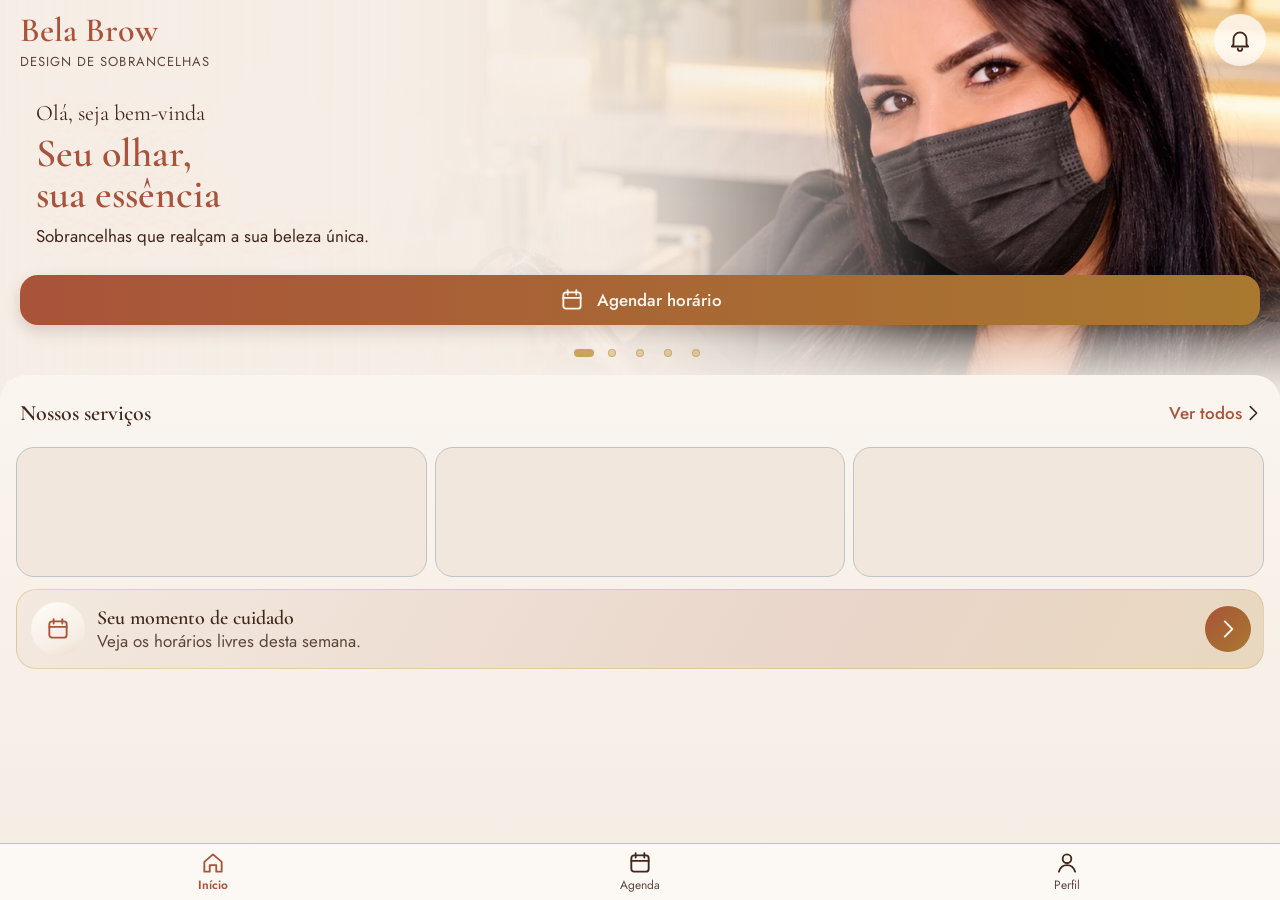
<file: index.html>
<!doctype html>
<html lang="pt-BR">
  <head>
    <meta charset="UTF-8" />
    <meta name="viewport" content="width=device-width, initial-scale=1, viewport-fit=cover" />
    <meta name="theme-color" content="#A9533A" />
    <meta name="apple-mobile-web-app-capable" content="yes" />
    <meta name="mobile-web-app-capable" content="yes" />
    <meta name="apple-mobile-web-app-status-bar-style" content="default" />
    <meta name="apple-mobile-web-app-title" content="Bela Brow" />
    <link rel="apple-touch-icon" href="./icones/apple-touch-icon.png" />
    <link rel="icon" type="image/png" href="./icones/icone-192.png" />
    <link rel="manifest" href="./manifest.webmanifest" />
    <title>Bela Brow</title>
    <script type="module" crossorigin src="./assets/index-CogKYV5S.js"></script>
    <link rel="stylesheet" crossorigin href="./assets/index-DAeG3Q19.css">
  </head>
  <body>
    <div id="raiz"></div>
  </body>
</html>
</file>
<file: assets/index-DAeG3Q19.css>
html{font-size:17px;font-variant-numeric:lining-nums}@supports (font: -apple-system-body){html{font:-apple-system-body;font-variant-numeric:lining-nums}}@font-face{font-family:Cormorant Garamond;src:url(./cormorant_garamond-CENw2G75.ttf) format("truetype");font-weight:300 700;font-display:swap}@font-face{font-family:Jost;src:url(./jost-DuZvRfGR.ttf) format("truetype");font-weight:300 700;font-display:swap}*{box-sizing:border-box;margin:0;padding:0;-webkit-tap-highlight-color:transparent}html,body,#raiz{height:100%;overflow:hidden;overscroll-behavior:none}body{background:var(--fundo, #F6EEE6);color:var(--texto);font-family:Jost,system-ui,sans-serif;font-size:1rem;line-height:1.3;font-variant-numeric:lining-nums tabular-nums;-webkit-text-size-adjust:100%}button{font:inherit;color:inherit;background:none;border:0;cursor:pointer}input{font:inherit}:root{--grad-cartao: linear-gradient(155deg, var(--cartao) 0%, color-mix(in srgb, var(--selo) 70%, var(--cartao)) 70%, color-mix(in srgb, var(--acento) 16%, var(--selo)) 100%);--grad-faixa: linear-gradient(120deg, var(--momento) 0%, color-mix(in srgb, var(--primaria) 13%, var(--momento)) 65%, color-mix(in srgb, var(--acento) 24%, var(--momento)) 100%);--mascara-foto: linear-gradient(to bottom, #000 55%, transparent 100%), linear-gradient(to right, transparent 0%, #000 10%, #000 90%, transparent 100%)}.app{height:100dvh;display:flex;flex-direction:column;background:linear-gradient(180deg,var(--superficie) 0%,color-mix(in srgb,var(--selo) 45%,var(--superficie)) 100%);color:var(--texto)}.conteudo{flex:1;min-height:0;overflow:hidden;display:flex;flex-direction:column;position:relative}.tela{flex:1;min-height:0;display:flex;flex-direction:column;padding:0 20px;padding-top:max(var(--safe-top, env(safe-area-inset-top)),12px)}.tela.sem-topo-seguro{padding-top:0}.corpo{flex:1;min-height:0;display:flex;flex-direction:column;gap:12px}.empurra{flex:1;min-height:0}.topo{display:flex;align-items:center;gap:6px;min-height:52px;margin:0 -8px 6px}.topo h1{font-family:var(--fonte-titulo);font-weight:600;font-size:1.647rem;line-height:1.1;color:var(--texto)}.voltar{width:44px;height:44px;border-radius:50%;display:grid;place-items:center;flex:none}.voltar:active{background:var(--selo)}h2.secao{font-family:var(--fonte-titulo);font-weight:600;font-size:1.294rem;line-height:1.15}.suave{color:var(--texto-suave)}.legenda{font-size:.882rem;color:var(--texto-suave)}.btn{min-height:50px;border-radius:18px;padding:0 22px;display:inline-flex;align-items:center;justify-content:center;gap:12px;font-size:1rem;font-weight:500;width:100%}.btn-principal{background:linear-gradient(90deg,var(--cta-a),var(--cta-b));color:var(--na-primaria);box-shadow:0 6px 16px #5028142e}.btn-principal .icone{stroke:var(--na-primaria)}.btn-secundario{border:2px solid var(--primaria);color:var(--primaria);background:var(--cartao)}.btn[disabled]{opacity:.45}.btn:active:not([disabled]){transform:scale(.98)}.link{color:var(--primaria);font-weight:500;min-height:44px;display:inline-flex;align-items:center;font-size:1rem}.cartao{background:var(--grad-cartao);border:1.5px solid var(--contorno);border-radius:18px}.linha{display:flex;align-items:center;gap:14px;padding:10px 14px;min-height:64px;text-align:left;width:100%}.linha img{width:64px;height:64px;border-radius:14px;object-fit:cover;flex:none;-webkit-mask-image:radial-gradient(circle at 45% 45%,#000 52%,transparent 74%);mask-image:radial-gradient(circle at 45% 45%,#000 52%,transparent 74%)}.linha .titulo{font-family:var(--fonte-titulo);font-size:1.176rem;font-weight:600;line-height:1.1}.linha .info{font-size:.882rem;color:var(--texto-suave)}.linha .meio{flex:1;min-width:0}.seta-redonda{width:40px;height:40px;border-radius:50%;background:linear-gradient(135deg,var(--selo),color-mix(in srgb,var(--acento) 30%,var(--selo)));display:grid;place-items:center;flex:none}.abas{display:flex;background:var(--barra);border-top:1.5px solid var(--contorno);padding-bottom:var(--safe-bottom, env(safe-area-inset-bottom));flex:none}.aba{flex:1;min-height:56px;display:flex;flex-direction:column;align-items:center;justify-content:center;gap:2px;font-size:.706rem;color:var(--texto-suave)}.aba.ativa{color:var(--primaria);font-weight:600}.aba.ativa .icone{stroke:var(--primaria)}.icone{width:26px;height:26px;stroke:var(--texto);fill:none;stroke-width:1.7;stroke-linecap:round;stroke-linejoin:round;flex:none}.icone.p{width:22px;height:22px}.paginado{display:flex;align-items:center;gap:4px}.paginado h2{flex:1}.pag-seta{width:44px;height:44px;border-radius:50%;display:grid;place-items:center}.pag-seta[disabled]{opacity:.3}.pag-num{font-size:.882rem;color:var(--texto-suave);min-width:58px;text-align:center}.aviso{background:var(--grad-faixa);border-radius:16px;padding:14px 16px;font-size:1rem}.erro{color:#a3241c;font-size:1rem}.estado{flex:1;display:flex;flex-direction:column;align-items:center;justify-content:center;text-align:center;gap:14px;padding:0 12px}.estado .circulo{width:92px;height:92px;border-radius:50%;background:var(--selo);display:grid;place-items:center}.estado .circulo .icone{width:42px;height:42px;stroke:var(--primaria)}.estado h2{font-family:var(--fonte-titulo);font-size:1.647rem;font-weight:600}.toast{position:absolute;left:16px;right:16px;top:calc(max(var(--safe-top, env(safe-area-inset-top)),12px) + 52px);animation:toast-entra .25s ease-out both;background:var(--texto);color:var(--superficie);border-radius:14px;padding:14px 16px;font-size:1rem;z-index:5}.campo{display:flex;flex-direction:column;gap:4px}.campo label{font-size:.882rem;font-weight:500}.campo input{min-height:50px;border-radius:14px;border:1.5px solid var(--contorno);background:var(--cartao);color:var(--texto);padding:0 16px;font-size:1rem}.campo input:focus{outline:2px solid var(--primaria);border-color:var(--primaria)}.campo .erro{font-size:.882rem}.segmento{display:flex;background:var(--selo);border-radius:999px;padding:4px}.segmento button{flex:1;min-height:44px;border-radius:999px;font-size:1rem;font-weight:500}.segmento button.ativo{background:var(--primaria);color:var(--na-primaria)}.grade{display:grid;gap:10px}.chip{min-height:50px;border-radius:14px;border:1.5px solid var(--contorno);background:var(--grad-cartao);font-size:1rem;font-weight:500}.chip.escolhido{background:linear-gradient(135deg,var(--cta-a),var(--cta-b));color:var(--na-primaria);border-color:var(--primaria)}.chip-dia{display:flex;flex-direction:column;align-items:center;justify-content:center;line-height:1.1;padding:6px 0;min-height:64px}.chip-dia .num{font-size:1.294rem;font-weight:600}.chip-dia small{font-size:.882rem}.progresso{display:flex;gap:6px}.progresso span{flex:1;height:5px;border-radius:3px;background:var(--contorno)}.progresso span.feito{background:var(--primaria)}.girar{transform:rotate(180deg)}.branco{stroke:var(--na-primaria)!important}.foto-fundo{position:absolute;inset:-30px;width:calc(100% + 60px);height:calc(100% + 60px);object-fit:cover;filter:blur(22px) saturate(1.1);opacity:.75;-webkit-mask-image:linear-gradient(to bottom,#000 55%,transparent 100%);mask-image:linear-gradient(to bottom,#000 55%,transparent 100%)}.foto-nitida{position:absolute;left:50%;top:52%;transform:translate(-50%,-50%);width:min(66%,260px);max-height:82%;aspect-ratio:1.35;object-fit:cover;border-radius:24px;-webkit-mask-image:radial-gradient(ellipse at center,#000 58%,transparent 78%);mask-image:radial-gradient(ellipse at center,#000 58%,transparent 78%)}.topo-foto{position:relative;flex:0 0 34%;min-height:0;overflow:hidden}@media(max-height:760px){.topo-foto{flex-basis:32%}}.foto-detalhe-real{position:absolute;inset:0;width:100%;height:100%;object-fit:cover;object-position:50% 32%;-webkit-mask-image:linear-gradient(to bottom,#000 62%,transparent 100%);mask-image:linear-gradient(to bottom,#000 62%,transparent 100%)}.foto-inteira{position:absolute;left:50%;top:50%;transform:translate(-50%,-50%);height:92%;aspect-ratio:1;object-fit:contain;border-radius:18px;-webkit-mask-image:linear-gradient(to right,transparent 0%,#000 4%,#000 96%,transparent 100%),linear-gradient(to bottom,transparent 0%,#000 4%,#000 96%,transparent 100%);-webkit-mask-composite:source-in;mask-image:linear-gradient(to right,transparent 0%,#000 4%,#000 96%,transparent 100%),linear-gradient(to bottom,transparent 0%,#000 4%,#000 96%,transparent 100%);mask-composite:intersect}.nota-ilustrativa{text-align:center;font-size:.882rem;letter-spacing:.06em;text-transform:uppercase;color:var(--texto-suave);margin-top:4px}@media(min-height:900px){.topo-foto{flex-basis:46%}}@keyframes toast-entra{0%{opacity:0;transform:translateY(-8px)}to{opacity:1;transform:none}}@media(prefers-reduced-motion:reduce){.toast{animation:none}}h1,h2,.titulo,.chamada,.saudacao,.ficha-nome,.resumo strong,.chip-dia .num,.card-nome,.logo-nome{font-variant-numeric:lining-nums tabular-nums}.campo input{width:100%;min-width:0}.linha-2{display:grid;grid-template-columns:minmax(0,1fr) minmax(0,1fr);gap:10px}.inicio{flex:1;min-height:0;display:flex;flex-direction:column;background:var(--fundo)}.hero{position:relative;flex:none;overflow:hidden}.hero:after{content:"";position:absolute;inset:0;pointer-events:none;z-index:1;background:linear-gradient(90deg,var(--fundo) 0%,color-mix(in srgb,var(--fundo) 88%,transparent) 30%,color-mix(in srgb,var(--fundo) 30%,transparent) 58%,transparent 78%),linear-gradient(0deg,color-mix(in srgb,var(--fundo) 70%,transparent) 0%,transparent 30%)}.carrossel{position:absolute;top:0;right:0;bottom:0;width:72%;overflow:hidden;touch-action:pan-y;-webkit-mask-image:linear-gradient(to right,transparent 0%,rgba(0,0,0,.3) 34%,#000 62%),linear-gradient(to top,transparent 0%,#000 22%);mask-image:linear-gradient(to right,transparent 0%,rgba(0,0,0,.3) 34%,#000 62%),linear-gradient(to top,transparent 0%,#000 22%);-webkit-mask-composite:source-in;mask-composite:intersect}.slide{position:absolute;inset:0;width:100%;height:100%;object-fit:cover;object-position:center 30%;opacity:0;transition:opacity .8s ease;-webkit-user-select:none;user-select:none}.slide.ativo{opacity:1;animation:kenburns 5.8s ease-out both}@keyframes kenburns{0%{transform:scale(1)}to{transform:scale(1.06)}}.carrossel.sem-movimento .slide{transition:none}.carrossel.sem-movimento .slide.ativo{animation:none}.legenda-carrossel{position:absolute;right:16px;top:calc(max(var(--safe-top, env(safe-area-inset-top)),14px) + 62px);z-index:2;max-width:46%;text-align:right;font-size:.882rem;font-weight:500;color:var(--texto);text-shadow:0 0 10px var(--fundo),0 0 4px var(--fundo),0 0 2px var(--fundo)}.bolinhas{position:absolute;left:0;right:0;bottom:32px;z-index:3;display:flex;justify-content:center}.bolinhas button{width:28px;height:32px;display:grid;place-items:center}.bolinhas span{width:8px;height:8px;border-radius:50%;background:color-mix(in srgb,var(--acento) 45%,transparent);border:1px solid color-mix(in srgb,var(--acento) 80%,transparent);transition:all .3s}.bolinhas .ativa span{width:20px;border-radius:4px;background:var(--acento)}.hero-texto{position:relative;z-index:2;padding:max(var(--safe-top, env(safe-area-inset-top)),14px) 20px 80px;display:flex;flex-direction:column}.vidro{position:relative;align-self:flex-start;max-width:90%;margin-top:14px;padding:10px 16px 12px;text-shadow:0 0 2px var(--fundo),0 0 5px var(--fundo),0 0 10px var(--fundo),0 0 18px var(--fundo),0 0 28px color-mix(in srgb,var(--fundo) 80%,transparent)}.vidro:before{content:"";position:absolute;inset:-60px -36px -56px -70px;z-index:-1;pointer-events:none;background:radial-gradient(ellipse 60% 58% at 44% 50%,color-mix(in srgb,var(--fundo) 96%,transparent) 0%,color-mix(in srgb,var(--fundo) 92%,transparent) 40%,color-mix(in srgb,var(--fundo) 60%,transparent) 66%,color-mix(in srgb,var(--fundo) 20%,transparent) 84%,transparent 100%)}.hero-topo{display:flex;align-items:flex-start;justify-content:space-between}.logo{display:flex;flex-direction:column}.logo-nome{font-family:var(--fonte-titulo);font-size:2rem;font-weight:600;color:var(--primaria);line-height:1}.logo-linha{font-size:.765rem;white-space:nowrap;letter-spacing:.08em;text-transform:uppercase;color:var(--texto-suave);margin-top:6px}.sino{position:absolute;z-index:3;top:max(var(--safe-top, env(safe-area-inset-top)),14px);right:14px;width:52px;height:52px;border-radius:50%;display:grid;place-items:center;background:color-mix(in srgb,var(--cartao) 80%,transparent)}.saudacao{font-family:var(--fonte-titulo);font-size:1.294rem}.chamada{font-family:var(--fonte-titulo);font-weight:600;font-size:2.118rem;line-height:1.02;color:var(--primaria);margin-top:6px}.subtitulo{font-size:1rem;color:var(--texto);margin-top:10px}.cta{margin-top:16px;width:100%}.cta .btn{white-space:nowrap}.painel{flex:1;min-height:0;border-radius:26px 26px 0 0;margin-top:-26px;position:relative;z-index:4;padding:16px 16px 14px;display:flex;flex-direction:column;gap:12px;background:linear-gradient(180deg,var(--superficie) 0%,color-mix(in srgb,var(--selo) 55%,var(--superficie)) 100%)}.painel-topo{display:flex;align-items:center;justify-content:space-between;padding-left:4px}.cards{display:grid;grid-template-columns:repeat(3,1fr);gap:8px;align-items:stretch}.card{background:var(--grad-cartao);border:1.5px solid var(--contorno);border-radius:18px;overflow:hidden;display:flex;flex-direction:column;text-align:left}.card-foto{display:block}.card-foto img{display:block;width:100%;aspect-ratio:1.3;object-fit:cover;-webkit-mask-image:var(--mascara-foto);mask-image:var(--mascara-foto);-webkit-mask-composite:source-in;mask-composite:intersect}.card-nome{font-family:var(--fonte-titulo);font-size:1rem;font-weight:600;line-height:1.08;padding:2px 3px 9px;margin-top:-6px;text-align:center;display:flex;align-items:center;justify-content:center;flex:1;min-height:calc(2.16em + 11px);overflow-wrap:normal;word-break:keep-all;-webkit-hyphens:none;hyphens:none}.card.esqueleto{height:130px;background:var(--selo)}.momento{display:flex;align-items:center;gap:12px;border-radius:20px;padding:12px 12px 12px 14px;text-align:left;border:1.5px solid color-mix(in srgb,var(--acento) 35%,transparent);background:var(--grad-faixa)}.momento-icone{width:54px;height:54px;border-radius:50%;background:var(--grad-cartao);display:grid;place-items:center;flex:none}.momento-icone .icone{stroke:var(--primaria)}.momento-texto{flex:1;display:flex;flex-direction:column;font-size:1rem;color:var(--texto-suave);line-height:1.25}.momento-texto strong{font-family:var(--fonte-titulo);font-size:1.176rem;color:var(--texto);font-weight:600}.momento-seta{width:46px;height:46px;border-radius:50%;background:linear-gradient(135deg,var(--cta-a),var(--cta-b));display:grid;place-items:center;flex:none}.momento-seta .icone{stroke:var(--na-primaria)}.aviso.vazio{display:flex;flex-direction:column;gap:4px}.aviso.vazio strong{font-family:var(--fonte-titulo);font-size:1.176rem;font-weight:600}@media(max-height:860px){.momento{display:none}}@media(max-height:760px){.subtitulo{display:none}.vidro{margin-top:10px}}@media(min-height:900px){.chamada{font-size:2.353rem}.card-nome{font-size:1.176rem}.hero-texto{padding-bottom:76px}.vidro{margin-top:18px}.card-foto img{aspect-ratio:1.45}}@media(prefers-reduced-motion:reduce){.slide{transition:none}.slide.ativo{animation:none}}.hero-texto{pointer-events:none}.hero-texto .vidro,.hero-texto .cta,.hero-texto .hero-topo{pointer-events:auto}@media(max-height:700px){.hero-texto{padding-bottom:64px}.bolinhas{bottom:24px}.vidro{margin-top:6px}.card-foto img{aspect-ratio:1.6}.painel{padding-top:12px;gap:10px}}@keyframes entrar{0%{opacity:0;transform:translateY(10px)}to{opacity:1;transform:none}}@keyframes subir{0%{transform:translateY(100%)}to{transform:none}}@keyframes surgir{0%{opacity:0}to{opacity:1}}.tela-equipe{animation:entrar .32s ease-out both}.tela-equipe .cartao,.tela-equipe .bloco{animation:entrar .4s ease-out both}.tela-equipe .cartao:nth-child(2){animation-delay:.04s}.tela-equipe .cartao:nth-child(3){animation-delay:.08s}.tela-equipe .cartao:nth-child(4){animation-delay:.12s}.tela-equipe .cartao:nth-child(5){animation-delay:.16s}.tela-equipe button.cartao,.bloco{transition:transform .15s ease,box-shadow .2s ease}.tela-equipe button.cartao:active,.bloco:active{transform:scale(.98)}@media(prefers-reduced-motion:reduce){.tela-equipe,.tela-equipe .cartao,.tela-equipe .bloco,.folha,.folha-fundo{animation:none!important;transition:none!important}}.tela-equipe .cartao{border-color:color-mix(in srgb,var(--contorno) 55%,transparent);box-shadow:0 4px 14px #5a321e12}.blocos{display:grid;grid-template-columns:1fr 1fr;gap:10px}.bloco{min-height:56px;border-radius:18px;padding:8px 12px;display:flex;flex-direction:row;gap:10px;justify-content:flex-start;align-items:center;text-align:left;background:var(--grad-cartao);box-shadow:0 4px 14px #5a321e14;border:1px solid color-mix(in srgb,var(--contorno) 50%,transparent)}.bloco .icone{width:24px;height:24px;stroke:var(--primaria);flex:none}.bloco span{font-size:1rem;font-weight:500;line-height:1.15}.bloco.destaque{background:linear-gradient(135deg,var(--cta-a),var(--cta-b));color:var(--na-primaria);border-color:transparent}.bloco.destaque .icone{stroke:var(--na-primaria)}.resumo{border-radius:20px;padding:14px 16px;background:var(--grad-faixa);display:flex;flex-direction:column;gap:2px}.resumo strong{font-family:var(--fonte-titulo);font-size:1.294rem;font-weight:600;line-height:1.1}.avatar{border-radius:50%;object-fit:cover;flex:none;-webkit-mask-image:radial-gradient(circle,#000 58%,transparent 72%);mask-image:radial-gradient(circle,#000 58%,transparent 72%)}.avatar-iniciais{display:grid;place-items:center;background:radial-gradient(circle at 35% 30%,color-mix(in srgb,var(--acento) 55%,var(--cartao)),var(--primaria) 85%);color:var(--na-primaria);font-family:var(--fonte-titulo);font-weight:600;-webkit-mask-image:radial-gradient(circle,#000 62%,transparent 72%);mask-image:radial-gradient(circle,#000 62%,transparent 72%)}.item-dia{display:flex;align-items:stretch;gap:12px;padding:10px 14px;min-height:64px;width:100%;text-align:left}.item-dia .hora{display:flex;flex-direction:column;justify-content:center;min-width:66px;font-size:1rem;font-weight:600;line-height:1.1}.item-dia .hora small{font-size:.882rem;font-weight:400;color:var(--texto-suave)}.item-dia .faixa{width:5px;border-radius:3px;flex:none;background:linear-gradient(180deg,var(--cta-a),var(--cta-b))}.item-dia .meio{flex:1;min-width:0;display:flex;flex-direction:column;justify-content:center}.item-dia .titulo{font-family:var(--fonte-titulo);font-size:1.176rem;font-weight:600;line-height:1.1;white-space:nowrap;overflow:hidden;text-overflow:ellipsis}.item-dia .info{font-size:.882rem;color:var(--texto-suave);white-space:nowrap;overflow:hidden;text-overflow:ellipsis}.st-confirmado .faixa{background:linear-gradient(180deg,var(--cta-a),var(--cta-b))}.st-atendendo .faixa{background:linear-gradient(180deg,#c9a45c,#e2c88e)}.st-concluido .faixa{background:linear-gradient(180deg,#6e8c66,#9db295)}.st-faltou .faixa,.st-cancelado .faixa{background:linear-gradient(180deg,#a7a9b2,#c9cad1)}.item-dia.bloqueio{opacity:.9}.item-dia.bloqueio .faixa{background:repeating-linear-gradient(180deg,#A7A9B2 0 6px,transparent 6px 10px)}.selo-status{font-size:.882rem;padding:2px 10px;border-radius:999px;background:color-mix(in srgb,var(--selo) 80%,transparent);align-self:flex-start}.seletor-dia{display:flex;align-items:center;gap:6px}.seletor-dia .dia-atual{flex:1;text-align:center;font-size:1rem;font-weight:500;line-height:1.15}.seletor-dia .dia-atual small{display:block;font-size:.882rem;color:var(--texto-suave);font-weight:400}.folha-fundo{position:absolute;inset:0;z-index:10;background:#28160e61;display:flex;align-items:flex-end;animation:surgir .2s ease-out both}.folha{width:100%;max-height:92%;border-radius:26px 26px 0 0;padding:10px 20px calc(16px + var(--safe-bottom, env(safe-area-inset-bottom)));background:linear-gradient(180deg,var(--cartao) 0%,color-mix(in srgb,var(--selo) 70%,var(--cartao)) 100%);display:flex;flex-direction:column;gap:10px;box-shadow:0 -10px 30px #28160e2e;animation:subir .28s cubic-bezier(.2,.8,.2,1) both}.folha-alca{width:46px;height:5px;border-radius:3px;background:var(--contorno);align-self:center;margin-bottom:4px}.acoes{display:grid;grid-template-columns:1fr 1fr;gap:10px}.acoes .btn{padding:0 12px}.busca{display:flex;gap:8px;align-items:center}.busca input{flex:1;min-height:50px;border-radius:16px;border:1.5px solid color-mix(in srgb,var(--contorno) 70%,transparent);background:var(--grad-cartao);color:var(--texto);padding:0 16px;font-size:1rem}.busca input:focus{outline:2px solid var(--primaria)}.linha-cliente{display:flex;align-items:center;gap:12px;padding:8px 12px;min-height:64px;width:100%;text-align:left}.linha-cliente .meio{flex:1;min-width:0}.linha-cliente .nome{display:block;font-size:1rem;font-weight:500;white-space:nowrap;overflow:hidden;text-overflow:ellipsis}.linha-cliente .info{display:block;font-size:.882rem;color:var(--texto-suave);white-space:nowrap;overflow:hidden;text-overflow:ellipsis}.lista-clientes{display:grid;grid-template-columns:minmax(0,1fr);gap:6px}.lista-clientes .linha-cliente{min-height:60px;padding:8px 12px}.aniversario{color:var(--primaria);font-weight:500}.etiquetas{display:flex;flex-wrap:wrap;gap:8px}.etiqueta{min-height:44px;padding:0 14px;border-radius:999px;font-size:.882rem;display:inline-flex;align-items:center;gap:6px;background:linear-gradient(135deg,var(--selo),color-mix(in srgb,var(--acento) 22%,var(--selo)));border:1px solid color-mix(in srgb,var(--contorno) 45%,transparent)}.etiqueta.marcada{background:linear-gradient(135deg,var(--cta-a),var(--cta-b));color:var(--na-primaria);border-color:transparent}.ficha-topo{position:relative;flex:0 0 auto;display:flex;flex-direction:column;align-items:center;gap:6px;padding-top:4px}.ficha-topo .avatar{box-shadow:none}.ficha-nome{font-family:var(--fonte-titulo);font-size:1.647rem;font-weight:600;line-height:1.05;text-align:center}.dado{display:flex;align-items:center;gap:12px;min-height:44px;font-size:1rem}.dado .icone{stroke:var(--primaria)}.obs{font-size:1rem;color:var(--texto-suave);display:-webkit-box;-webkit-line-clamp:2;-webkit-box-orient:vertical;overflow:hidden}.foto-edicao{display:flex;align-items:center;gap:14px}.foto-edicao .botoes{flex:1;display:flex;flex-direction:row;gap:8px}.foto-edicao .btn{flex:1;min-height:50px;font-size:1rem;padding:0 8px;white-space:nowrap}.linha-2{display:grid;grid-template-columns:1fr 1fr;gap:10px}.linha-2 .campo{min-width:0}.linha-2 input{min-width:0;width:100%}.campo textarea{min-height:64px;border-radius:14px;border:1.5px solid var(--contorno);background:var(--cartao);color:var(--texto);padding:12px 16px;font:inherit;font-size:1rem;resize:none}.campo textarea:focus{outline:2px solid var(--primaria)}.marcar{display:flex;align-items:center;gap:12px;min-height:60px;padding:6px 12px;width:100%;text-align:left}.marcar input{width:26px;height:26px;accent-color:var(--primaria);flex:none}.marcar .nome{font-size:1rem;font-weight:500;display:block;white-space:nowrap;overflow:hidden;text-overflow:ellipsis}.marcar .meio{flex:1;min-width:0}.arquivo{position:relative}.arquivo input{position:absolute;inset:0;opacity:0;cursor:pointer}.chave{display:flex;align-items:center;gap:14px;min-height:64px;padding:12px 16px;width:100%;text-align:left}.chave .meio{flex:1}.chave .trilho{width:62px;height:36px;border-radius:18px;background:var(--contorno);position:relative;transition:background .2s;flex:none}.chave .trilho:after{content:"";position:absolute;top:4px;left:4px;width:28px;height:28px;border-radius:50%;background:#fff;box-shadow:0 2px 6px #0003;transition:left .2s}.chave[aria-checked=true] .trilho{background:linear-gradient(90deg,var(--cta-a),var(--cta-b))}.chave[aria-checked=true] .trilho:after{left:30px}.balao{max-width:86%;padding:10px 14px;border-radius:18px;font-size:1rem;line-height:1.35;animation:entrar .25s ease-out both}.balao.minha{align-self:flex-end;background:linear-gradient(135deg,var(--cta-a),var(--cta-b));color:var(--na-primaria);border-bottom-right-radius:6px}.balao.dela{align-self:flex-start;background:var(--grad-cartao);border-bottom-left-radius:6px}.proposta{border-radius:20px;padding:12px 14px;display:flex;flex-direction:column;gap:8px;background:linear-gradient(135deg,color-mix(in srgb,var(--acento) 18%,var(--cartao)),var(--cartao) 60%,color-mix(in srgb,var(--primaria) 10%,var(--cartao)));box-shadow:0 4px 14px #5a321e1a}.proposta .resumo-prop{font-size:1rem;font-weight:500}.envio{display:flex;gap:8px}.envio input{flex:1;min-height:50px;border-radius:16px;border:1.5px solid color-mix(in srgb,var(--contorno) 70%,transparent);background:var(--cartao);color:var(--texto);padding:0 16px;font-size:1rem}.envio .btn{width:auto}.linha-2 input[type=date]{padding-left:10px;padding-right:6px;font-size:1rem}.linha-2 input[type=date]::-webkit-calendar-picker-indicator{margin-left:2px}.chip.fora{border:2px dashed #A7A9B2;background:linear-gradient(135deg,color-mix(in srgb,#C4C4CC 22%,var(--cartao)),var(--cartao));color:var(--texto-suave)}.amostra-fora{display:inline-block;width:22px;height:14px;border:2px dashed #A7A9B2;border-radius:4px;vertical-align:-2px;margin-right:4px}.proximo{display:flex;align-items:center;gap:10px;padding:6px 8px 6px 12px;min-height:56px}.proximo-info{flex:1;min-width:0;display:flex;align-items:center;gap:12px;text-align:left;min-height:44px}.proximo-info strong{font-size:1.176rem;font-weight:600}.proximo-info .meio{min-width:0;display:flex;flex-direction:column}.proximo-info .nome{font-weight:500;white-space:nowrap;overflow:hidden;text-overflow:ellipsis}.proximo-info .info{font-size:.882rem;color:var(--texto-suave);white-space:nowrap;overflow:hidden;text-overflow:ellipsis}.baixa{min-height:44px;padding:0 14px;border-radius:14px;font-weight:600;color:var(--na-primaria);background:linear-gradient(135deg,var(--cta-a),var(--cta-b));white-space:nowrap}.baixa[disabled]{opacity:.6}.como-usar{border-radius:18px;padding:10px 14px;display:flex;flex-direction:column;gap:2px;font-size:.882rem;background:var(--grad-faixa);animation:entrar .4s ease-out both}.como-usar-topo{display:flex;align-items:center;justify-content:space-between}.como-usar-topo strong{font-family:var(--fonte-titulo);font-size:1.176rem;font-weight:600}@media(prefers-reduced-motion:reduce){.como-usar{animation:none}}.item-dia.cancelado{opacity:.55}.item-dia.cancelado .titulo{text-decoration:line-through;text-decoration-thickness:1px}
</file>
